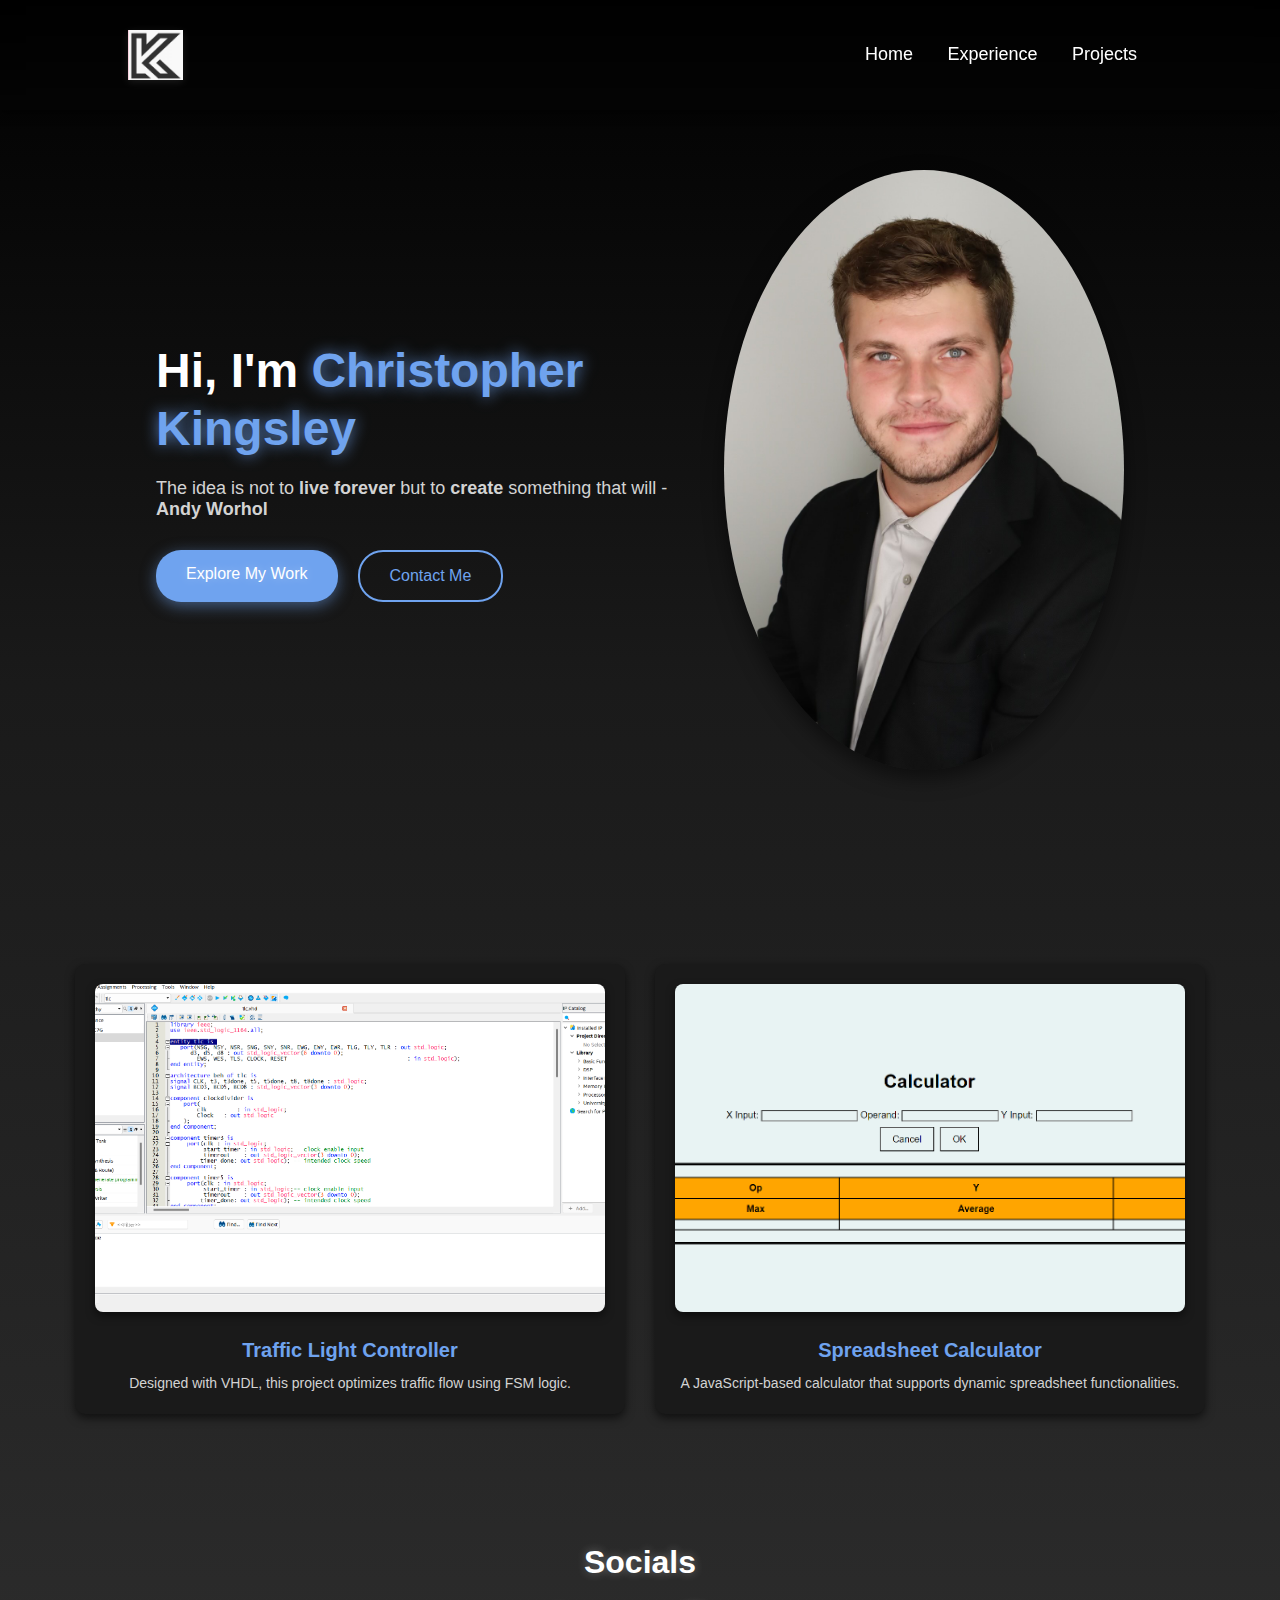
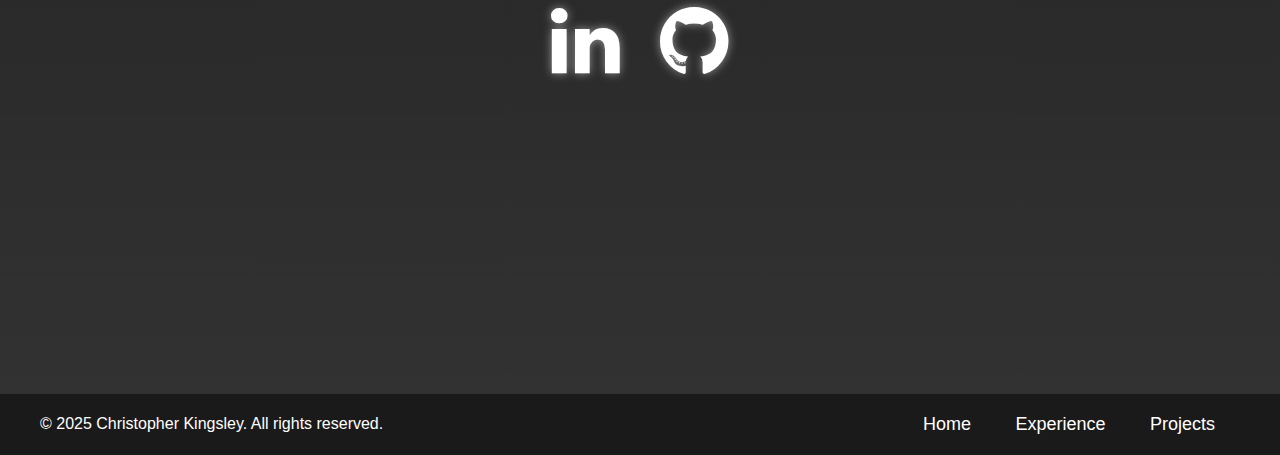
<file: index.html>
<!DOCTYPE html>
<html lang="en">
<head>
    <meta charset="UTF-8">
    <meta name="viewport" content="width=device-width, initial-scale=1.0">
    <title>Christopher Kingsley Portfolio</title>
    <link rel="stylesheet" href="styles.css">
    <link rel="stylesheet" href="https://cdnjs.cloudflare.com/ajax/libs/font-awesome/4.7.0/css/font-awesome.min.css">
</head>
<body>
    <header>
        <img class="logo" src="img/logo.png" alt="Logo">
        <nav>
            <ul class="nav_links">
                <li><a href="index.html">Home</a></li>
                <li><a href="experience.html">Experience</a></li>
                <li><a href="projects.html">Projects</a></li>
            </ul>
        </nav>
    </header>
    
    <div class="hero-section">
        <div class="hero-content">
            <h1>Hi, I'm <span class="highlighted">Christopher Kingsley</span></h1>
            <p>The idea is not to <strong>live forever</strong> but to <strong>create</strong> something that will - <b>Andy Worhol</b></p>
            <div class="hero-buttons">
                <a href="projects.html" class="cta-button">Explore My Work</a>
                <a href="https://www.linkedin.com/in/christopher-kingsley-ncat/" class="cta-button-alt">Contact Me</a>
            </div>
        </div>
        <div class="hero-image">
            <img src="img/chrisphoto.jpg" alt="Christopher Kingsley" class="profile-photo">
        </div>
    </div>

    
    <section class="projects-section">
        <div class="project-cards">
            <div class="project-card">
                <img src="img/vhdldemo.png" alt="Traffic Light Controller">
                <h3>Traffic Light Controller</h3>
                <p>Designed with VHDL, this project optimizes traffic flow using FSM logic.</p>
            </div>
        <div class="project-card">
                <img src="img/calculatorspreadsheet.png" alt="Spreadsheet Calculator">
                <h3>Spreadsheet Calculator</h3>
                <p>A JavaScript-based calculator that supports dynamic spreadsheet functionalities.</p>
            </div>
        </div>
    </section>
    
    
    <div class="banner3">
        <h2>Socials</h2>
        <div class="social-icons">
            <a href="https://www.linkedin.com/in/christopher-kingsley-ncat/" target="_blank">
                <i class="fa fa-linkedin fa-5x" aria-hidden="true"></i>
            </a>
            <a href="https://github.com/christopher-kingsley" target="_blank">
                <i class="fa fa-github fa-5x" aria-hidden="true"></i>
            </a>
        </div>
    </div>
    
    <footer>
        <div class="footer-content">
            <p>&copy; 2025 Christopher Kingsley. All rights reserved.</p>
            <nav>
                <ul class="nav_links">
                    <li><a href="index.html">Home</a></li>
                    <li><a href="experience.html">Experience</a></li>
                    <li><a href="projects.html">Projects</a></li>
                </ul>
            </nav>
        </div>
    </footer>
    
    <script src="app.js"></script>
</body>
</html>
</file>
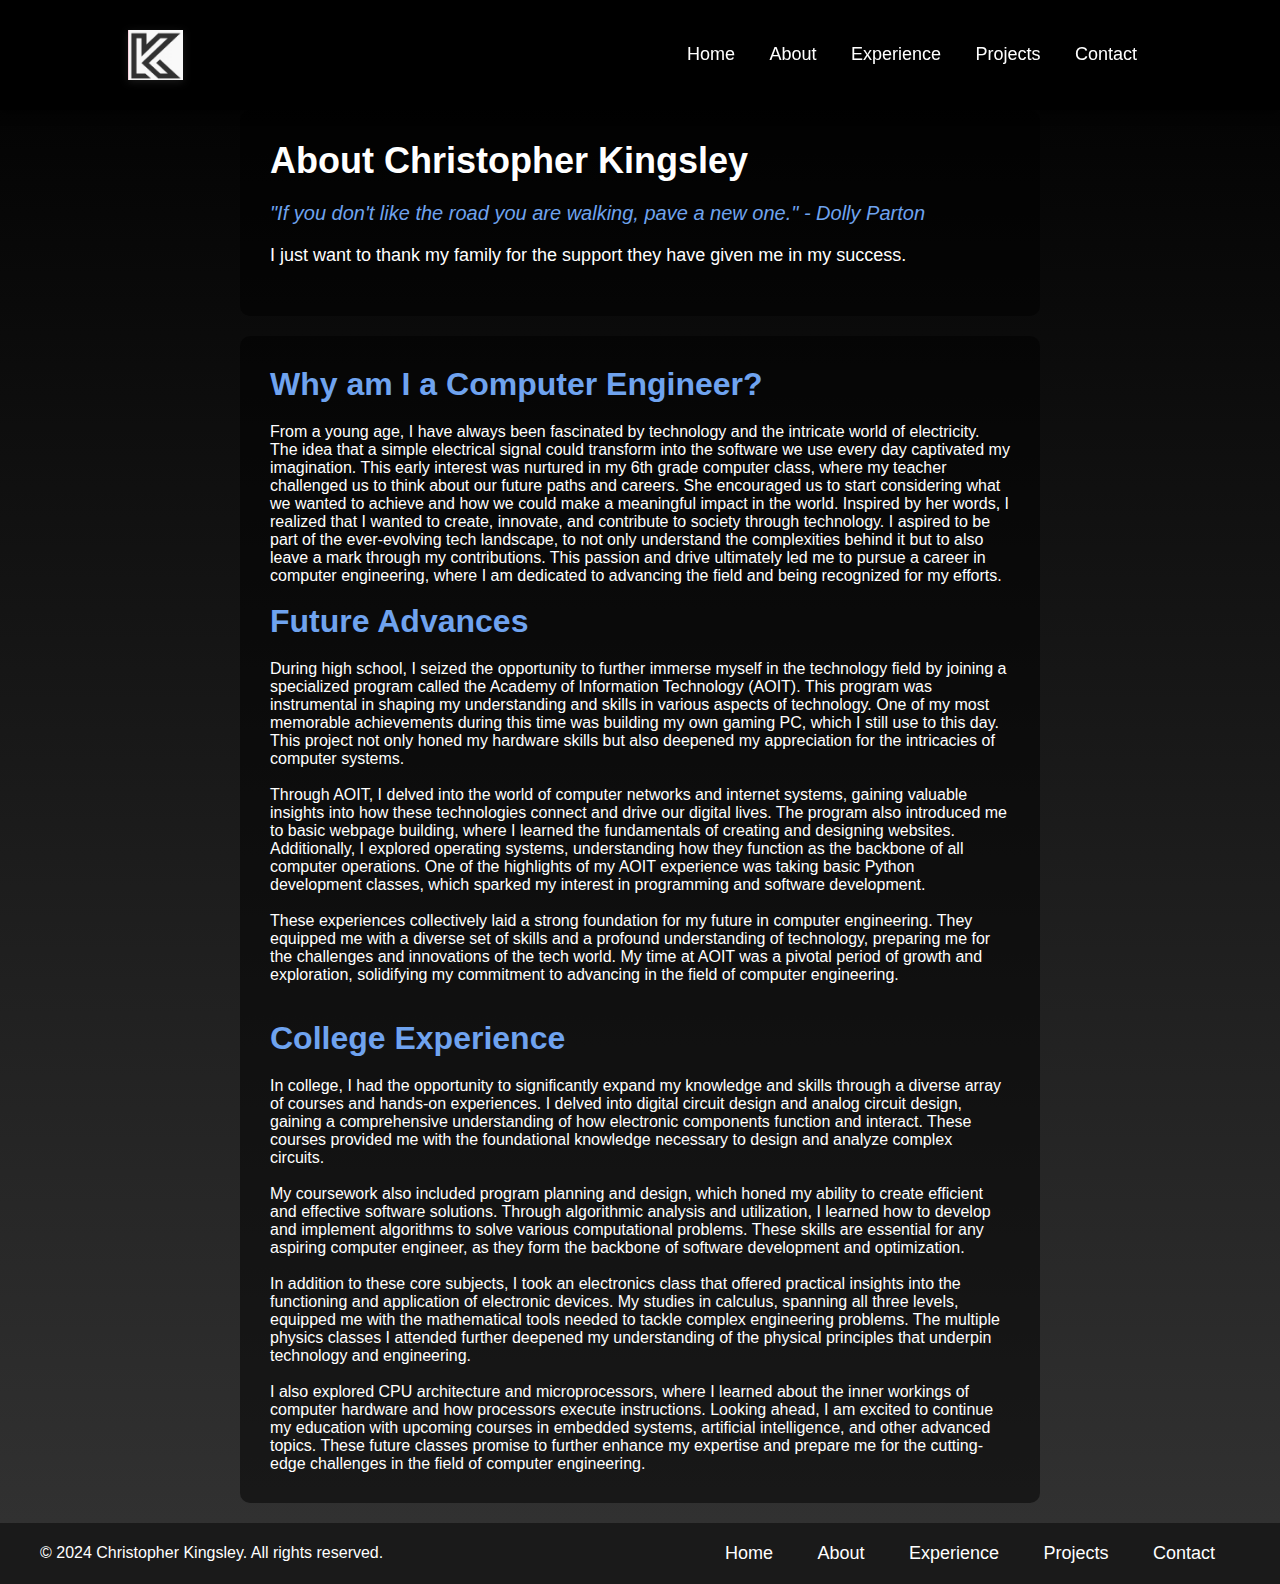
<file: about.html>
<!DOCTYPE html>
<html lang="en">
<head>
    <meta charset="UTF-8">
    <meta name="viewport" content="width=device-width, initial-scale=1.0">
    <title>About</title>
    <link rel="stylesheet" href="stylesabout.css">
</head>
<body>
    <header>
        <img class="logo" src="img/logo.png" alt="Logo">
        <nav>
            <ul class="nav_links">
                <li><a href="index.html">Home</a></li>
                <li><a href="about.html">About</a></li>
                <li><a href="experience.html">Experience</a></li>
                <li><a href="projects.html">Projects</a></li>
                <li><a href="#" id="contact-link">Contact</a></li>
            </ul>
        </nav>
    </header>

    <div class="content">
        <section class="intro">
            <h1>About Christopher Kingsley</h1>
            <p class="quote">"If you don't like the road you are walking, pave a new one." - Dolly Parton</p>
            <p class="motivation">I just want to thank my family for the support they have given me in my success.</p>
        </section>

        <section class="history">

            <div class="section-content">
                <h3>Why am I a Computer Engineer?</h3>
                <p>
                    From a young age, I have always been fascinated by technology and the intricate world of electricity.
                    The idea that a simple electrical signal could transform into the software we use every day captivated my imagination.
                    This early interest was nurtured in my 6th grade computer class, where my teacher challenged us to think about our future paths and careers.
                    She encouraged us to start considering what we wanted to achieve and how we could make a meaningful impact in the world.
                    Inspired by her words, I realized that I wanted to create, innovate, and contribute to society through technology.
                    I aspired to be part of the ever-evolving tech landscape, to not only understand the complexities behind it but to also leave a mark through my contributions.
                    This passion and drive ultimately led me to pursue a career in computer engineering, where I am dedicated to advancing the field and being recognized for my efforts.
                    <br>
                    <br>
                </p>
                
                <h3>Future Advances</h3>
                <p>
                    During high school, I seized the opportunity to further immerse myself in the technology field by joining a specialized program called the Academy of Information Technology (AOIT).
                    This program was instrumental in shaping my understanding and skills in various aspects of technology.
                    One of my most memorable achievements during this time was building my own gaming PC, which I still use to this day.
                    This project not only honed my hardware skills but also deepened my appreciation for the intricacies of computer systems.
                </p>
                <br>
                <p>
                    Through AOIT, I delved into the world of computer networks and internet systems, gaining valuable insights into how these technologies connect and drive our digital lives.
                    The program also introduced me to basic webpage building, where I learned the fundamentals of creating and designing websites.
                    Additionally, I explored operating systems, understanding how they function as the backbone of all computer operations.
                    One of the highlights of my AOIT experience was taking basic Python development classes, which sparked my interest in programming and software development.
                </p>
                <br>
                <p>
                    These experiences collectively laid a strong foundation for my future in computer engineering.
                    They equipped me with a diverse set of skills and a profound understanding of technology, preparing me for the challenges and innovations of the tech world.
                    My time at AOIT was a pivotal period of growth and exploration, solidifying my commitment to advancing in the field of computer engineering.
                </p>
                <br>
                <br>

                <h3>College Experience</h3>
                <p>
                    In college, I had the opportunity to significantly expand my knowledge and skills through a diverse array of courses and hands-on experiences.
                    I delved into digital circuit design and analog circuit design, gaining a comprehensive understanding of how electronic components function and interact.
                    These courses provided me with the foundational knowledge necessary to design and analyze complex circuits.
                </p>
                <br>
                <p>
                    My coursework also included program planning and design, which honed my ability to create efficient and effective software solutions.
                    Through algorithmic analysis and utilization, I learned how to develop and implement algorithms to solve various computational problems.
                    These skills are essential for any aspiring computer engineer, as they form the backbone of software development and optimization.
                </p>
                <br>
                <p>
                    In addition to these core subjects, I took an electronics class that offered practical insights into the functioning and application of electronic devices.
                    My studies in calculus, spanning all three levels, equipped me with the mathematical tools needed to tackle complex engineering problems.
                    The multiple physics classes I attended further deepened my understanding of the physical principles that underpin technology and engineering.
                </p>
                <br>
                <p>
                    I also explored CPU architecture and microprocessors, where I learned about the inner workings of computer hardware and how processors execute instructions.
                    Looking ahead, I am excited to continue my education with upcoming courses in embedded systems, artificial intelligence, and other advanced topics.
                    These future classes promise to further enhance my expertise and prepare me for the cutting-edge challenges in the field of computer engineering.
                </p>
            </div>
        </section>
    </div>

    <footer>
        <div class="footer-content">
            <p>&copy; 2024 Christopher Kingsley. All rights reserved.</p>
            <nav>
                <ul class="nav_links">
                    <li><a href="index.html">Home</a></li>
                    <li><a href="about.html">About</a></li>
                    <li><a href="experience.html">Experience</a></li>
                    <li><a href="projects.html">Projects</a></li>
                    <li><a href="#" id="contact-link">Contact</a></li>
                </ul>
            </nav>
        </div>
    </footer>
    <script>
        document.addEventListener('DOMContentLoaded', function() {
            var contactLink = document.getElementById('contact-link');
    
            contactLink.addEventListener('click', function(event) {
                event.preventDefault();
    
                alert("The Contact page is currently under maintenance and not accessible.");

            });
        });
    </script>
</body>
</html>
</file>
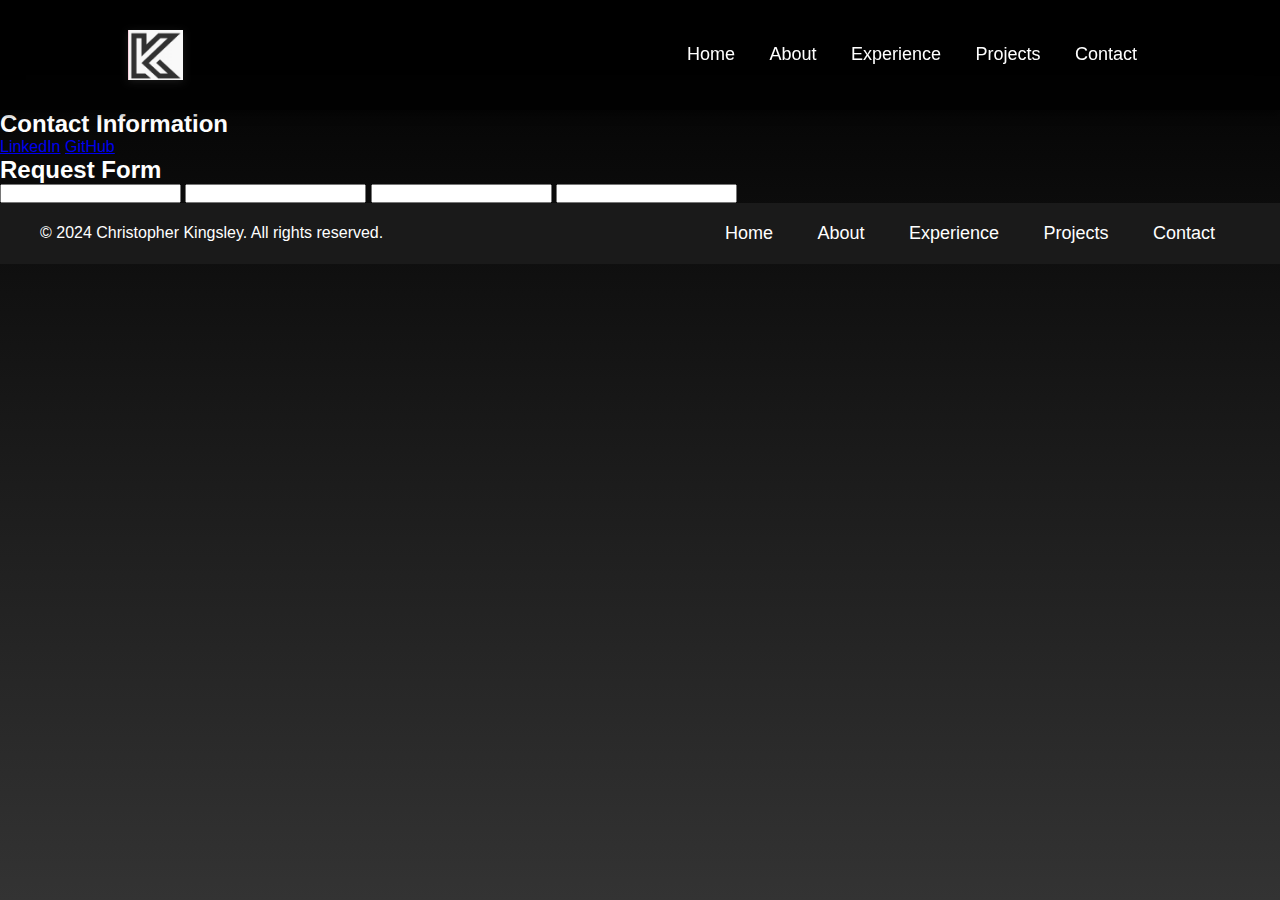
<file: contact.html>
<!DOCTYPE html>
<html lang="en">
<head>
    <meta charset="UTF-8">
    <meta name="viewport" content="width=device-width, initial-scale=1.0">
    <title>Contact</title>
    <link rel="stylesheet" href="contactStyles.css">
</head>
<body>
    <header>
        <img class="logo" src="img/logo.png" alt="Logo">
        <nav>
            <ul class="nav_links">
                <li><a href="index.html">Home</a></li>
                <li><a href="about.html">About</a></li>
                <li><a href="experience.html">Experience</a></li>
                <li><a href="projects.html">Projects</a></li>
                <li><a href="contact.html">Contact</a></li>
            </ul>
        </nav>
    </header>
    <div>
        <h2>Contact Information</h2>
        <a href="#">LinkedIn</a>
        <a href="#">GitHub</a>
    </div>
    <div class="request-form">
        <h2>Request Form</h2>
        <form action="#">
            <input type="text"> <!--Name-->
            <input type="text"> <!--Email-->
            <input type="text"> <!--Project-->
            <input type="text"> <!--Description-->
        </form>
    </div>
    <footer>
        <div class="footer-content">
            <p>&copy; 2024 Christopher Kingsley. All rights reserved.</p>
            <nav>
                <ul class="nav_links">
                    <li><a href="index.html">Home</a></li>
                    <li><a href="about.html">About</a></li>
                    <li><a href="experience.html">Experience</a></li>
                    <li><a href="projects.html">Projects</a></li>
                    <li><a href="contact.html">Contact</a></li>
                </ul>
            </nav>
        </div>
    </footer>
</body>
</html>
</file>
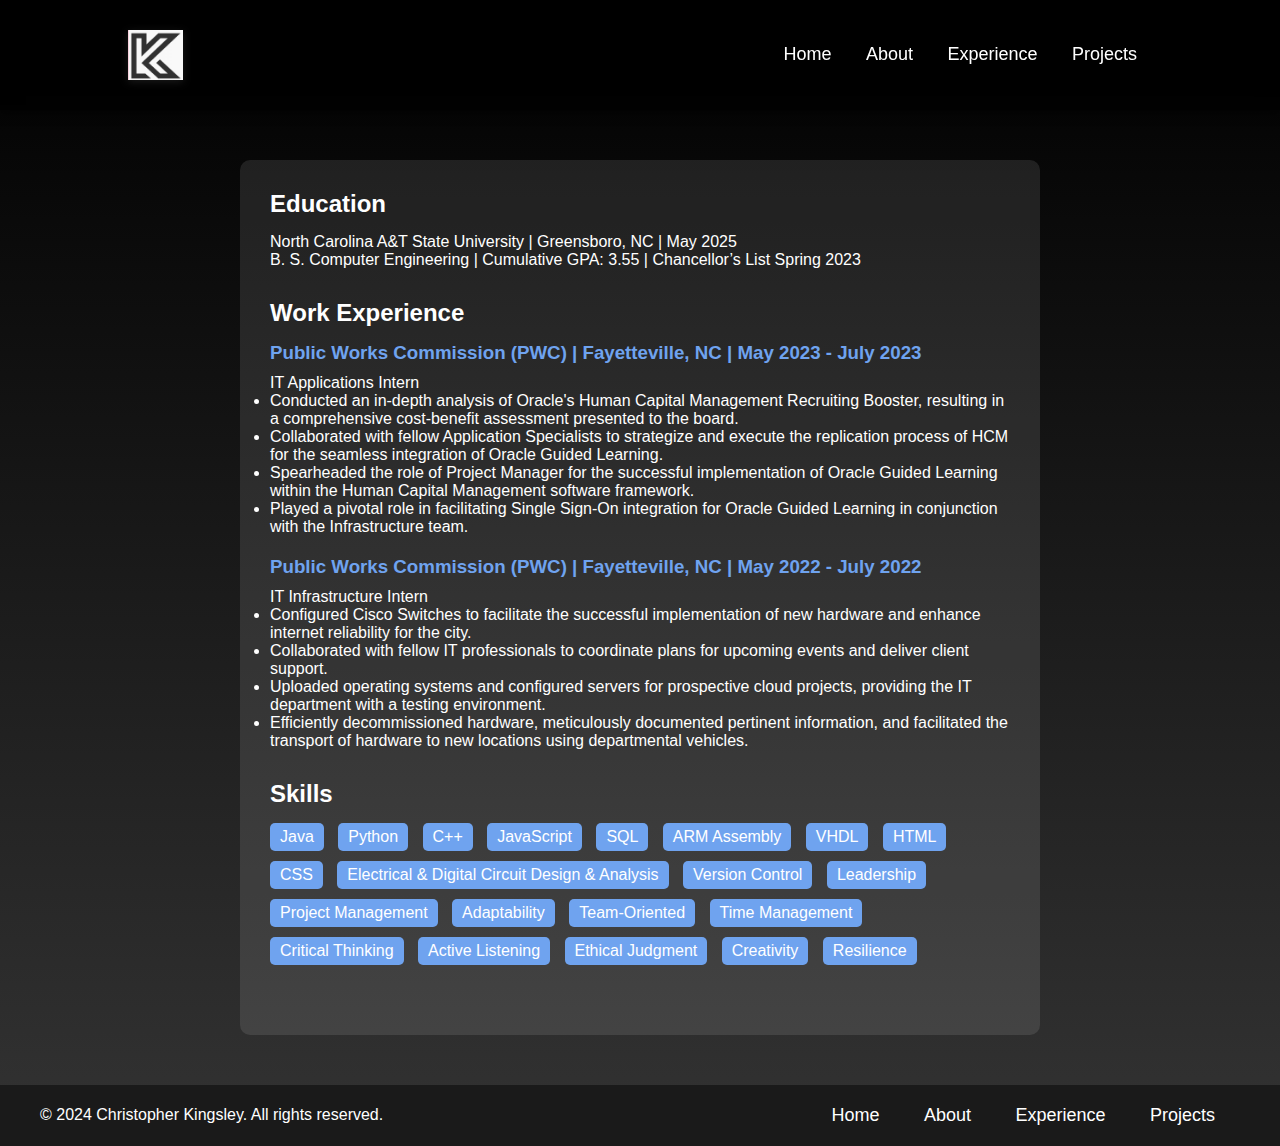
<file: experience.html>
<!DOCTYPE html>
<html lang="en">
<head>
    <meta charset="UTF-8">
    <meta name="viewport" content="width=device-width, initial-scale=1.0">
    <title>Experience</title>
    <link rel="stylesheet" href="experienceStyles.css">
</head>
<body>
    <header>
        <img class="logo" src="img/logo.png" alt="Logo">
        <nav>
            <ul class="nav_links">
                <li><a href="index.html">Home</a></li>
                <li><a href="about.html">About</a></li>
                <li><a href="experience.html">Experience</a></li>
                <li><a href="projects.html">Projects</a></li>
            </ul>
        </nav>
    </header>
    <div class="content">
        <div class="education">
            <h2>Education</h2>
            <p>North Carolina A&T State University | Greensboro, NC | May 2025</p>
            <p>B. S. Computer Engineering | Cumulative GPA: 3.55 | Chancellor’s List Spring 2023</p>
        </div>
        <div class="work-experience">
            <h2>Work Experience</h2>
            <div class="job">
                <h3>Public Works Commission (PWC) | Fayetteville, NC | May 2023 - July 2023</h3>
                <p>IT Applications Intern</p>
                <ul>
                    <li>Conducted an in-depth analysis of Oracle's Human Capital Management Recruiting Booster, resulting in a comprehensive cost-benefit assessment presented to the board.</li>
                    <li>Collaborated with fellow Application Specialists to strategize and execute the replication process of HCM for the seamless integration of Oracle Guided Learning.</li>
                    <li>Spearheaded the role of Project Manager for the successful implementation of Oracle Guided Learning within the Human Capital Management software framework.</li>
                    <li>Played a pivotal role in facilitating Single Sign-On integration for Oracle Guided Learning in conjunction with the Infrastructure team.</li>
                </ul>
            </div>
            <div class="job">
                <h3>Public Works Commission (PWC) | Fayetteville, NC | May 2022 - July 2022</h3>
                <p>IT Infrastructure Intern</p>
                <ul>
                    <li>Configured Cisco Switches to facilitate the successful implementation of new hardware and enhance internet reliability for the city.</li>
                    <li>Collaborated with fellow IT professionals to coordinate plans for upcoming events and deliver client support.</li>
                    <li>Uploaded operating systems and configured servers for prospective cloud projects, providing the IT department with a testing environment.</li>
                    <li>Efficiently decommissioned hardware, meticulously documented pertinent information, and facilitated the transport of hardware to new locations using departmental vehicles.</li>
                </ul>
            </div>
        </div>
        <div class="skills">
            <h2>Skills</h2>
            <ul>
                <li>Java</li>
                <li>Python</li>
                <li>C++</li>
                <li>JavaScript</li>
                <li>SQL</li>
                <li>ARM Assembly</li>
                <li>VHDL</li>
                <li>HTML</li>
                <li>CSS</li>
                <li>Electrical & Digital Circuit Design & Analysis</li>
                <li>Version Control</li>
                <li>Leadership</li>
                <li>Project Management</li>
                <li>Adaptability</li>
                <li>Team-Oriented</li>
                <li>Time Management</li>
                <li>Critical Thinking</li>
                <li>Active Listening</li>
                <li>Ethical Judgment</li>
                <li>Creativity</li>
                <li>Resilience</li>
            </ul>
        </div>
    </div>
    <footer>
        <div class="footer-content">
            <p>&copy; 2024 Christopher Kingsley. All rights reserved.</p>
            <nav>
                <ul class="nav_links">
                    <li><a href="index.html">Home</a></li>
                    <li><a href="about.html">About</a></li>
                    <li><a href="experience.html">Experience</a></li>
                    <li><a href="projects.html">Projects</a></li>
                </ul>
            </nav>
        </div>
    </footer>
    <script>
        document.addEventListener('DOMContentLoaded', function() {
            // Find the Contact link by its ID
            var contactLink = document.getElementById('contact-link');
    
            // Add a click event listener to the Contact link
            contactLink.addEventListener('click', function(event) {
                // Prevent the default action (following the link)
                event.preventDefault();
    
                // Display an alert or custom message
                alert("The Contact page is currently under maintenance and not accessible.");
    
                // Optionally, you can redirect to another page instead of showing an alert
                // window.location.href = "under-maintenance.html";
            });
        });
    </script>
</body>
</html>
</file>
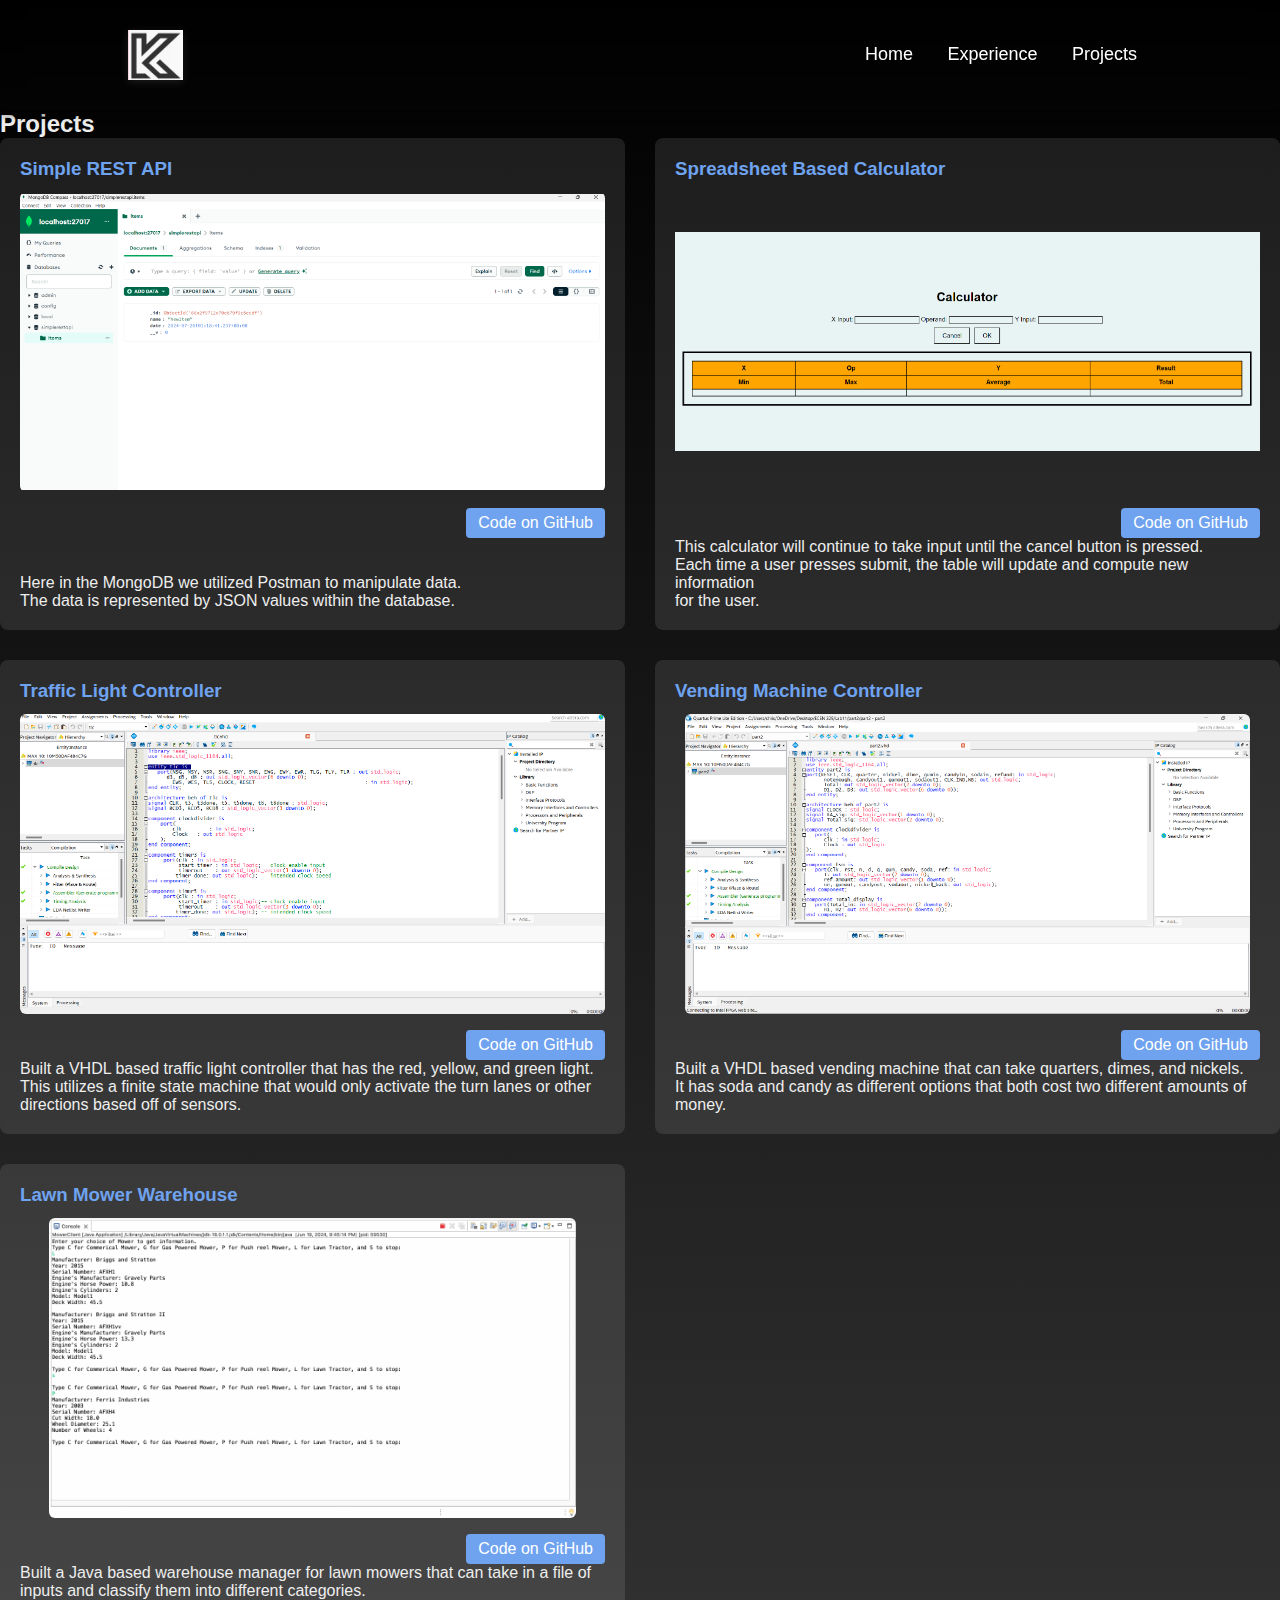
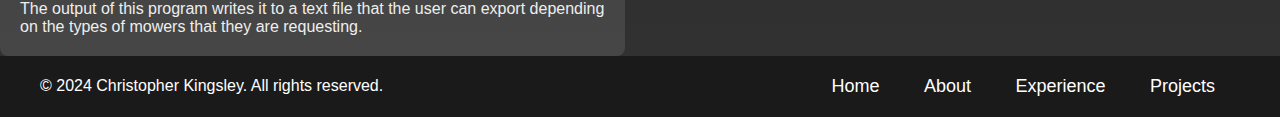
<file: projects.html>
<!DOCTYPE html>
<html lang="en">
<head>
    <meta charset="UTF-8">
    <meta name="viewport" content="width=device-width, initial-scale=1.0">
    <title>Projects</title>
    <link rel="stylesheet" href="projectStyles.css">
</head>
<body>
    <header>
        <img class="logo" src="img/logo.png" alt="Logo">
        <nav>
            <ul class="nav_links">
                <li><a href="index.html">Home</a></li>
                <li><a href="experience.html">Experience</a></li>
                <li><a href="projects.html">Projects</a></li>
            </ul>
        </nav>
    </header>
    <h2>Projects</h2>
    <div class="projects">
        <div class="project">
            <h3>Simple REST API</h3>
            <img src="img/simplerestapi.png" alt="Simple REST API Screenshot">
            <div class="project-links">
                <a href="https://github.com/christopher-kingsley/Simple-REST-API">Code on GitHub</a>
            </div>
            <p>Here in the MongoDB we utilized Postman to manipulate data. </p>
            <p>The data is represented by JSON values within the database.</p>
        </div>

        <div class="project">
            <h3>Spreadsheet Based Calculator</h3>
            <img src="img/calculatorspreadsheet.png" alt="Calculator Screenshot">
            <div class="project-links">
                <a href="https://github.com/KingGhostZ/Calculator">Code on GitHub</a>
            </div>
            <p>This calculator will continue to take input until the cancel button is pressed. </p>
            <p>Each time a user presses submit, the table will update and compute new information <br>for the user. </p>
        </div>
        
        <div class="project">
            <h3>Traffic Light Controller</h3>
            <img src="img/vhdldemo.png" alt="Traffic Light Controller Screenshot">
            <div class="project-links">
                <a href="https://github.com/KingGhostZ/Traffic-Light-Controller">Code on GitHub</a>
            </div>
            <p>Built a VHDL based traffic light controller that has the red, yellow, and green light.</p>
            <p>This utilizes a finite state machine that would only activate the turn lanes or other directions based off of sensors.</p>
        </div>
        
        <div class="project">
            <h3>Vending Machine Controller</h3>
            <img src="img/vendingMachine.png" alt="Vending Machine Controller Screenshot">
            <div class="project-links">
                <a href="https://github.com/KingGhostZ/Vending-Machine-Controller">Code on GitHub</a>
            </div>
            <p>Built a VHDL based vending machine that can take quarters, dimes, and nickels.</p>
            <p>It has soda and candy as different options that both cost two different amounts of money.</p>
        </div>
        
        <div class="project">
            <h3>Lawn Mower Warehouse</h3>
            <img src="img/warehousePhoto.png" alt="Lawn Mower Warehouse Screenshot">
            <div class="project-links">
                <a href="https://github.com/KingGhostZ/Mower-Warehouse">Code on GitHub</a>
            </div>
            <p>Built a Java based warehouse manager for lawn mowers that can take in a file of inputs and classify them into different categories.</p>
            <p>The output of this program writes it to a text file that the user can export depending on the types of mowers that they are requesting.</p>
        </div>
    </div>
    <footer>
        <div class="footer-content">
            <p>&copy; 2024 Christopher Kingsley. All rights reserved.</p>
            <nav>
                <ul class="nav_links">
                    <li><a href="index.html">Home</a></li>
                    <li><a href="about.html">About</a></li>
                    <li><a href="experience.html">Experience</a></li>
                    <li><a href="projects.html">Projects</a></li>
                </ul>
            </nav>
        </div>
    </footer>
    <script>
        document.addEventListener('DOMContentLoaded', function() {

            var contactLink = document.getElementById('contact-link');

            contactLink.addEventListener('click', function(event) {
                event.preventDefault();
                alert("The Contact page is currently under maintenance and not accessible.");
    
                
            });
        });
    </script>
</body>
</html>
</file>
<file: styles.css>
/* Global Styles */
* {
    box-sizing: border-box;
    margin: 0;
    padding: 0;
}

body {
    font-family: 'Roboto', sans-serif;
    background: linear-gradient(to bottom, #000000, #1a1a1a, #262626, #333333);
    color: white;
}

li, a {
    font-weight: 500;
    font-size: 16px;
    color: white;
    text-decoration: none;
}

header {
    display: flex;
    justify-content: flex-end;
    align-items: center;
    padding: 30px 10%;
    width: 100%;
    top: 0;
    z-index: 1000;
    backdrop-filter: blur(10px);
    box-shadow: 0 4px 8px rgba(0, 0, 0, 0.5);
}

.logo {
    max-width: 150px;
    max-height: 50px;
    margin-right: auto;
    filter: drop-shadow(0 2px 4px rgba(255, 255, 255, 0.1));
}

.nav_links {
    list-style: none;
}

.nav_links li {
    display: inline-block;
    padding: 0 15px;
}

.nav_links li a {
    transition: color 0.3s ease;
    font-size: 18px;
}

.nav_links li a:hover {
    color: #6fa3ef;
}

/* Banner 1 section */
.banner1 {
    display: flex;
    flex-direction: row;
    justify-content: space-evenly;
    align-items: center;
    height: 80vh;
    margin-top: 100px;
}

.introText {
    font-size: 24px;
    text-align: center;
    max-width: 50%;
    animation: fadeIn 2s ease-in;
}

.name {
    font-size: 36px;
    font-weight: bold;
    color: #6fa3ef;
    text-shadow: 0 0 10px rgba(111, 163, 239, 0.7);
}

.personalPhoto {
    width: auto;
    height: 450px;
    border-radius: 50%;
    box-shadow: 0 4px 8px rgba(0, 0, 0, 0.5);
    animation: float 3s ease-in-out infinite;
}

@keyframes fadeIn {
    from { opacity: 0; }
    to { opacity: 1; }
}

@keyframes float {
    0%, 100% { transform: translateY(0); }
    50% { transform: translateY(-10px); }
}

.project-cards {
    display: flex;
    padding-top: 100px;
    padding-bottom: 80px;
    justify-content: center;
    gap: 30px; /* Consistent spacing */
    flex-wrap: wrap;
    margin-top: 30px;
}

.project-card {
    background: #1a1a1a;
    color: white;
    border-radius: 10px;
    box-shadow: 0 4px 10px rgba(0, 0, 0, 0.6); /* Enhanced shadow */
    padding: 20px;
    width: 550px; /* Fixed width */
    height: 450px; /* Fixed height */
    text-align: center;
    transition: transform 0.3s ease, box-shadow 0.3s ease;
    display: flex;
    flex-direction: column;
    justify-content: space-between;
}

.project-card img {
    width: 100%;
    height: 80%; /* Uniform height */
    border-radius: 8px;
    object-fit: cover; /* Maintain image proportion while filling space */
    margin-bottom: 15px;
    box-shadow: 0 4px 8px rgba(0, 0, 0, 0.5); /* Slight shadow for emphasis */
}

.project-card h3 {
    color: #6fa3ef;
    font-size: 20px;
}

.project-card p {
    font-size: 14px;
    color: #d3d3d3;
    line-height: 1.4;
}

.project-card:hover {
    transform: scale(1.05); /* Slight zoom effect */
    box-shadow: 0 8px 16px rgba(0, 0, 0, 0.8); /* Stronger hover shadow */
}




/* Slider section */
/*
.slidingPhotos {
    display: flex;
    justify-content: center;
    align-items: center;
    padding: 50px 0;
}

.slider {
    position: relative;
    width: 100%;
    max-width: 1200px; 
    margin: auto;
    overflow: hidden;
    box-shadow: 0 8px 16px rgba(0, 0, 0, 0.3); 
    border-radius: 8px; 
    border: 2px solid transparent; 
}


.slider img {
    width: 100%;
    display: none;
}

img.displaySlide {
    display: block;
    animation-name: fade;
    animation-duration: 1.5s;
}

.slider button {
    position: absolute;
    top: 50%;
    transform: translateY(-50%);
    font-size: 2rem;
    padding: 15px 20px; 
    background-color: rgba(0, 0, 0, 0.5);
    color: white;
    border: none;
    cursor: pointer;
}

.prev {
    left: 10px;
}

.next {
    right: 10px;
}

@keyframes fade {
    from {
        opacity: .5;
    }
    to {
        opacity: 1;
    }
}
*/




/* Banner 3 section */
.banner3 {
    display: flex;
    flex-direction: column;
    align-items: center;
    text-align: center;
    padding: 50px 20px;
    height: 500px;
}

.banner3 h2 {
    font-size: 32px;
    margin-bottom: 20px;
    text-shadow: 0 0 10px rgba(255, 255, 255, 0.3);
}

.social-icons {
    display: flex;
    justify-content: center;
    gap: 40px;
    animation: fadeIn 2s ease-in;
}

.social-icons a {
    color: white;
    text-decoration: none;
    transition: color 0.3s ease, transform 0.3s ease;
}

.social-icons a:hover {
    color: #6fa3ef;
    transform: scale(1.1);
}

.social-icons i {
    text-shadow: 0 0 10px rgba(255, 255, 255, 0.5);
}
/* Footer Styles */
footer {
    background-color: #1a1a1a;
    color: white;
    padding: 20px 0;
    text-align: center;
    position: relative;
    bottom: 0;
    width: 100%;
}

.footer-content {
    max-width: 1200px;
    margin: 0 auto;
    display: flex;
    justify-content: space-between;
    align-items: center;
}

.footer-content p {
    margin: 0;
}

.footer-content nav {
    flex-grow: 1; /* Take remaining space */
    text-align: right;
}

.footer-content nav ul {
    list-style: none;
    padding: 0;
}

.footer-content nav ul li {
    display: inline-block;
    margin-right: 10px;
}

.footer-content nav ul li a {
    color: white;
    text-decoration: none;
    transition: color 0.3s ease;
}

.footer-content nav ul li a:hover {
    color: #6fa3ef;
}

/* Hero Section Styles */
.hero-section {
    display: flex;
    justify-content: space-around;
    align-items: center;
    padding: 60px 10%;
    color: white;
}

.hero-content {
    max-width: 50%;
}

.hero-content h1 {
    font-size: 48px;
    color: white;
    margin-bottom: 20px;
    line-height: 1.2;
}

.hero-content .highlighted {
    color: #6fa3ef;
    text-shadow: 0 0 15px rgba(111, 163, 239, 0.8);
}

.hero-content p {
    font-size: 18px;
    margin-bottom: 30px;
    color: #d3d3d3;
}

.hero-buttons {
    display: flex;
    gap: 20px;
}

.cta-button, .cta-button-alt {
    padding: 15px 30px;
    border-radius: 25px;
    text-decoration: none;
    font-size: 16px;
    transition: all 0.3s ease;
}

.cta-button {
    background: #6fa3ef;
    color: white;
    text-shadow: 0 0 10px rgba(255, 255, 255, 0.3);
    box-shadow: 0 4px 15px rgba(111, 163, 239, 0.5);
}

.cta-button:hover {
    background: #4b8be0;
    box-shadow: 0 6px 20px rgba(111, 163, 239, 0.8);
}

.cta-button-alt {
    background: transparent;
    border: 2px solid #6fa3ef;
    color: #6fa3ef;
}

.cta-button-alt:hover {
    background: #6fa3ef;
    color: white;
    box-shadow: 0 4px 15px rgba(111, 163, 239, 0.5);
}

.hero-image .profile-photo {
    width: 400px;
    height: auto;
    border-radius: 50%;
    box-shadow: 0 8px 20px rgba(0, 0, 0, 0.5);
    animation: glowPulse 2s infinite alternate;
}

/* Glowing Animation */
@keyframes glowPulse {
    from {
        box-shadow: 0 0 20px rgba(111, 163, 239, 0.5);
    }
    to {
        box-shadow: 0 0 40px rgba(111, 163, 239, 0.9);
    }
}
</file>
<file: stylesabout.css>
* {
    box-sizing: border-box;
    margin: 0;
    padding: 0;
}

body {
    font-family: 'Roboto', sans-serif;
    background: linear-gradient(to bottom, #000000, #1a1a1a, #333333);
    color: white;
    min-height: 100vh;
    display: flex;
    flex-direction: column;
    align-items: center;
    justify-content: center; /* Center content vertically */
}

header {
    display: flex;
    justify-content: flex-end;
    align-items: center;
    padding: 30px 10%;
    width: 100%;
    background: rgba(0, 0, 0, 0.8);
    backdrop-filter: blur(10px);
    box-shadow: 0 4px 8px rgba(0, 0, 0, 0.5);
}

.logo {
    max-width: 150px;
    max-height: 50px;
    margin-right: auto;
    filter: drop-shadow(0 2px 4px rgba(255, 255, 255, 0.1));
}

.nav_links {
    list-style: none;
}

.nav_links li {
    display: inline-block;
    padding: 0 15px;
}

.nav_links li a {
    transition: color 0.3s ease;
    font-size: 18px;
    color: white;
    text-decoration: none;
}

.nav_links li a:hover {
    color: #6fa3ef;
    text-decoration: none;
}

.content-container {
    flex: 1; /* Take remaining vertical space */
    display: flex;
    flex-direction: column;
    justify-content: center; /* Center vertically */
    align-items: center; /* Center horizontally */
    padding: 20px; /* Add padding for better spacing */
}

.intro, .history {
    background-color: rgba(0, 0, 0, 0.5);
    padding: 30px; /* Adjusted padding for better spacing */
    border-radius: 10px;
    max-width: 800px;
    text-align: left;
    margin-bottom: 20px;
}

.intro h1 {
    font-size: 36px;
    margin-bottom: 20px;
}

.intro .quote {
    font-size: 20px;
    font-style: italic;
    color: #6fa3ef;
    margin-bottom: 20px;
}

.intro .motivation {
    font-size: 18px;
    margin-bottom: 20px;
}

.history h3 {
    font-size: 32px;
    margin-bottom: 20px;
    color: #6fa3ef;
}

.history-info {
    font-size: 18px;
    line-height: 1.6;
    margin-bottom: 20px;
    text-align: left;
}

@media (max-width: 768px) {
    .intro h1 {
        font-size: 24px;
    }

    .intro .quote {
        font-size: 18px;
    }

    .intro .motivation {
        font-size: 16px;
    }

    .history h3 {
        font-size: 28px;
    }

    .history-info {
        font-size: 16px;
    }
}
/* Footer Styles */
footer {
    background-color: #1a1a1a;
    color: white;
    padding: 20px 0;
    text-align: center;
    position: relative;
    bottom: 0;
    width: 100%;
}

.footer-content {
    max-width: 1200px;
    margin: 0 auto;
    display: flex;
    justify-content: space-between;
    align-items: center;
}

.footer-content p {
    margin: 0;
}

.footer-content nav {
    flex-grow: 1; /* Take remaining space */
    text-align: right;
}

.footer-content nav ul {
    list-style: none;
    padding: 0;
}

.footer-content nav ul li {
    display: inline-block;
    margin-right: 10px;
}

.footer-content nav ul li a {
    color: white;
    text-decoration: none;
    transition: color 0.3s ease;
}

.footer-content nav ul li a:hover {
    color: #6fa3ef;
}
</file>
<file: contactStyles.css>
* {
    box-sizing: border-box;
    margin: 0;
    padding: 0;
}

body {
    font-family: 'Roboto', sans-serif;
    background: linear-gradient(to bottom, #000000, #1a1a1a, #333333);
    color: white;
    min-height: 100vh; /* Ensure body covers the entire viewport */
    margin: 0; /* Remove default body margin */
    padding: 0; /* Remove default body padding */
    overflow-x: hidden; /* Hide horizontal scrollbar */
}

header {
    top: 0;
    left: 0;
    width: 100%;
    display: flex;
    justify-content: flex-end;
    align-items: center;
    padding: 30px 10%;
    z-index: 1000;
    background: rgba(0, 0, 0, 0.8);
    backdrop-filter: blur(10px);
    box-shadow: 0 4px 8px rgba(0, 0, 0, 0.5);
}

.logo {
    max-width: 150px;
    max-height: 50px;
    margin-right: auto;
    filter: drop-shadow(0 2px 4px rgba(255, 255, 255, 0.1));
}

.nav_links {
    list-style: none;
}

.nav_links li {
    display: inline-block;
    padding: 0 15px;
}

.nav_links li a {
    transition: color 0.3s ease;
    font-size: 18px;
    color: white;
    text-decoration: none; /* Add this line to remove underlines */
}

.nav_links li a:hover {
    color: #6fa3ef;
    text-decoration: none; /* Add this line to remove underlines */
}
/* Footer Styles */
footer {
    background-color: #1a1a1a;
    color: white;
    padding: 20px 0;
    text-align: center;
    position: relative;
    bottom: 0;
    width: 100%;
}

.footer-content {
    max-width: 1200px;
    margin: 0 auto;
    display: flex;
    justify-content: space-between;
    align-items: center;
}

.footer-content p {
    margin: 0;
}

.footer-content nav {
    flex-grow: 1; /* Take remaining space */
    text-align: right;
}

.footer-content nav ul {
    list-style: none;
    padding: 0;
}

.footer-content nav ul li {
    display: inline-block;
    margin-right: 10px;
}

.footer-content nav ul li a {
    color: white;
    text-decoration: none;
    transition: color 0.3s ease;
}

.footer-content nav ul li a:hover {
    color: #6fa3ef;
}
</file>
<file: experienceStyles.css>
* {
    box-sizing: border-box;
    margin: 0;
    padding: 0;
}

body {
    font-family: 'Roboto', sans-serif;
    background: linear-gradient(to bottom, #000000, #1a1a1a, #333333);
    color: white;
    min-height: 100vh; 
    margin: 0; 
    padding: 0; 
    overflow-x: hidden; 
}

header {
    top: 0;
    left: 0;
    width: 100%;
    display: flex;
    justify-content: flex-end;
    align-items: center;
    padding: 30px 10%;
    z-index: 1000;
    background: rgba(0, 0, 0, 0.8);
    backdrop-filter: blur(10px);
    box-shadow: 0 4px 8px rgba(0, 0, 0, 0.5);
}

.logo {
    max-width: 150px;
    max-height: 50px;
    margin-right: auto;
    filter: drop-shadow(0 2px 4px rgba(255, 255, 255, 0.1));
}

.nav_links {
    list-style: none;
}

.nav_links li {
    display: inline-block;
    padding: 0 15px;
}

.nav_links li a {
    transition: color 0.3s ease;
    font-size: 18px;
    color: white;
    text-decoration: none; 
}

.nav_links li a:hover {
    color: #6fa3ef;
    text-decoration: none; 
}

.title {
    font-size: 36px;
    color: white;
    margin-top: 100px; 
    margin-left: 10%; 
}

.content {
    background-color: rgba(255, 255, 255, 0.1);
    padding: 30px;
    border-radius: 10px;
    width: 80%;
    max-width: 800px;
    margin-top: calc(50vh - 400px); 
    margin-left: auto;
    margin-right: auto;
    position: relative;
    z-index: 1; 
}


.education,
.work-experience,
.skills {
    margin-bottom: 30px;
}

.education h2,
.work-experience h2,
.skills h2 {
    color: white;
    margin-bottom: 15px;
}

.job {
    margin-bottom: 20px;
}

.job h3 {
    color: #6fa3ef;
    margin-bottom: 10px;
}

.skills ul {
    list-style-type: none;
}

.skills ul li {
    display: inline-block;
    margin-right: 10px;
    margin-bottom: 10px;
    padding: 5px 10px;
    background-color: #6fa3ef;
    color: white;
    border-radius: 5px;
}
/* Footer Styles */
footer {
    background-color: #1a1a1a;
    color: white;
    padding: 20px 0;
    text-align: center;
    position: relative;
    bottom: 0;
    width: 100%;
    margin-top: 50px;
}

.footer-content {
    max-width: 1200px;
    margin: 0 auto;
    display: flex;
    justify-content: space-between;
    align-items: center;
}

.footer-content p {
    margin: 0;
}

.footer-content nav {
    flex-grow: 1; 
    text-align: right;
}

.footer-content nav ul {
    list-style: none;
    padding: 0;
}

.footer-content nav ul li {
    display: inline-block;
    margin-right: 10px;
}

.footer-content nav ul li a {
    color: white;
    text-decoration: none;
    transition: color 0.3s ease;
}

.footer-content nav ul li a:hover {
    color: #6fa3ef;
}
</file>
<file: projectStyles.css>
:root {
  --accent: #6fa3ef;
  --bg-card: rgba(255,255,255,0.1);
  --text-light: #eee;
  --text-muted: #ccc;
  --img-min: 150px;
  --img-fluid: 40vh;
  --img-max: 300px;
}


* {
  box-sizing: border-box;
  margin: 0;
  padding: 0;
}
body {
  font-family: 'Roboto', sans-serif;
  background: linear-gradient(to bottom, #000, #1a1a1a, #333333);
  color: var(--text-light);
}


header {
  display: flex;
  justify-content: flex-end;
  align-items: center;
  padding: 30px 10%;          
  width: 100%;
  top: 0;
  z-index: 1000;
  backdrop-filter: blur(10px);
  box-shadow: 0 4px 8px rgba(0, 0, 0, 0.5);
}
.logo {
  max-width: 150px;
  max-height: 50px;
  margin-right: auto;
  filter: drop-shadow(0 2px 4px rgba(255, 255, 255, 0.1));
}
.nav_links {
  list-style: none;
}
.nav_links li {
  display: inline-block;
  padding: 0 15px;
}
.nav_links li a {
  font-size: 18px;
  font-weight: 500;
  color: white;
  text-decoration: none;
  transition: color 0.3s ease;
}
.nav_links li a:hover,
.nav_links li a.active {
  color: var(--accent);
}



.container {
  width: 90%;
  max-width: 1200px;
  margin: 60px auto 40px;
}


.projects-header {
  text-align: center;
  font-family: 'Montserrat', sans-serif;
  font-size: 2.5rem;
  margin-bottom: 30px;
}


.projects {
  display: grid;
  grid-template-columns: repeat(auto-fit, minmax(480px, 1fr));
  gap: 30px;
}


.project {
  background: var(--bg-card);
  border-radius: 8px;
  padding: 20px;
  display: grid;
  grid-template-rows: auto auto 1fr auto;
  transition: transform 0.3s, box-shadow 0.3s;
}
.project:hover {
  transform: translateY(-4px);
  box-shadow: 0 8px 16px rgba(0,0,0,0.4);
}
.project h3 {
  font-family: 'Montserrat', sans-serif;
  color: var(--accent);
  margin-bottom: 12px;
}


.project img,
.project-media {
  display: block;
  width: auto;
  max-width: 100%;
  height: clamp(var(--img-min), var(--img-fluid), var(--img-max));
  object-fit: contain;
  border-radius: 6px;
  margin: 0 auto 16px;
}
.slider {
  position: relative;
  overflow: hidden;
  height: clamp(var(--img-min), var(--img-fluid), var(--img-max));
  border-radius: 8px;
}
.slides {
  display: flex;
  align-items: center;
  height: 100%;
}
.slides img {
  display: none;
  width: 100%;
  object-fit: contain;
}
.slides .displaySlide {
  display: block;
}
.slider button {
  position: absolute;
  top: 50%;
  transform: translateY(-50%);
  background: rgba(0,0,0,0.5);
  border: none;
  color: white;
  font-size: 1.2rem;
  padding: 6px 10px;
  cursor: pointer;
}
.prev { left: 10px; }
.next { right: 10px; }


.project-content {
  margin-bottom: 16px;
}
.project-content .intro {
  font-style: italic;
  color: var(--text-muted);
  margin-bottom: 12px;
  line-height: 1.5;
}
.project-content .highlights {
  list-style: disc inside;
  color: var(--text-light);
  margin-bottom: 12px;
}
.project-content .highlights li {
  margin-bottom: 6px;
  line-height: 1.4;
}
.project-content .status {
  color: var(--accent);
  font-size: 0.9rem;
}


.project-links {
  text-align: right;
}
.project-links a {
  display: inline-block;
  padding: 6px 12px;
  background: var(--accent);
  color: white;
  text-decoration: none;
  border-radius: 4px;
  transition: background 0.3s;
}
.project-links a:hover {
  background: #557ec8;
}


footer {
  background-color: #1a1a1a;
  color: white;
  padding: 20px 0;
  text-align: center;
}
.footer-content {
  max-width: 1200px;
  margin: 0 auto;
  display: flex;
  justify-content: space-between;
  align-items: center;
}
.footer-content p {
  margin: 0;
}
.footer-content nav {
  flex-grow: 1;
  text-align: right;
}
.footer-content nav ul {
  list-style: none;
  padding: 0;
}
.footer-content nav ul li {
  display: inline-block;
  margin-right: 10px;
}
.footer-content nav ul li a {
  color: white;
  text-decoration: none;
  transition: color 0.3s;
}
.footer-content nav ul li a:hover {
  color: var(--accent);
}


.lightbox-overlay {
  position: fixed;
  inset: 0;
  background: rgba(0,0,0,0.8);
  display: flex;
  align-items: center;
  justify-content: center;
  z-index: 2000;
}
.lightbox-overlay[hidden] {
  display: none;
}


.lightbox-content {
  position: relative;
  width: 90vw;
  height: 90vh;
  background: var(--bg-card);
  border-radius: 8px;
  padding: 0; 
  overflow: hidden;
  display: flex;
  align-items: center;
  justify-content: center;
}


.lightbox-close {
  position: absolute;
  top: 12px;
  right: 12px;
  background: transparent;
  border: none;
  font-size: 2.5rem;
  color: white;
  text-shadow: 0 0 8px rgba(0,0,0,0.8);
  cursor: pointer;
  z-index: 2100;
}


.lightbox-slider {
  position: relative;
  width: 100%;
  height: 100%;
}


.lightbox-slides {
  display: flex;
  align-items: center;
  justify-content: center;
  width: 100%;
  height: 100%;
}
.lightbox-slides img {
  display: none;
  max-width: 100%;
  max-height: 100%;
  object-fit: contain;
  border-radius: 6px;
}
.lightbox-slides img.active {
  display: block;
}


.lightbox-slider button {
  position: absolute;
  top: 50%;
  transform: translateY(-50%);
  background: rgba(0,0,0,0.5);
  border: none;
  color: white;
  font-size: 2rem;
  padding: 5px 10px;
  cursor: pointer;
}
.lightbox-slider .prev { left: 10px; }
.lightbox-slider .next { right: 10px; }
</file>
